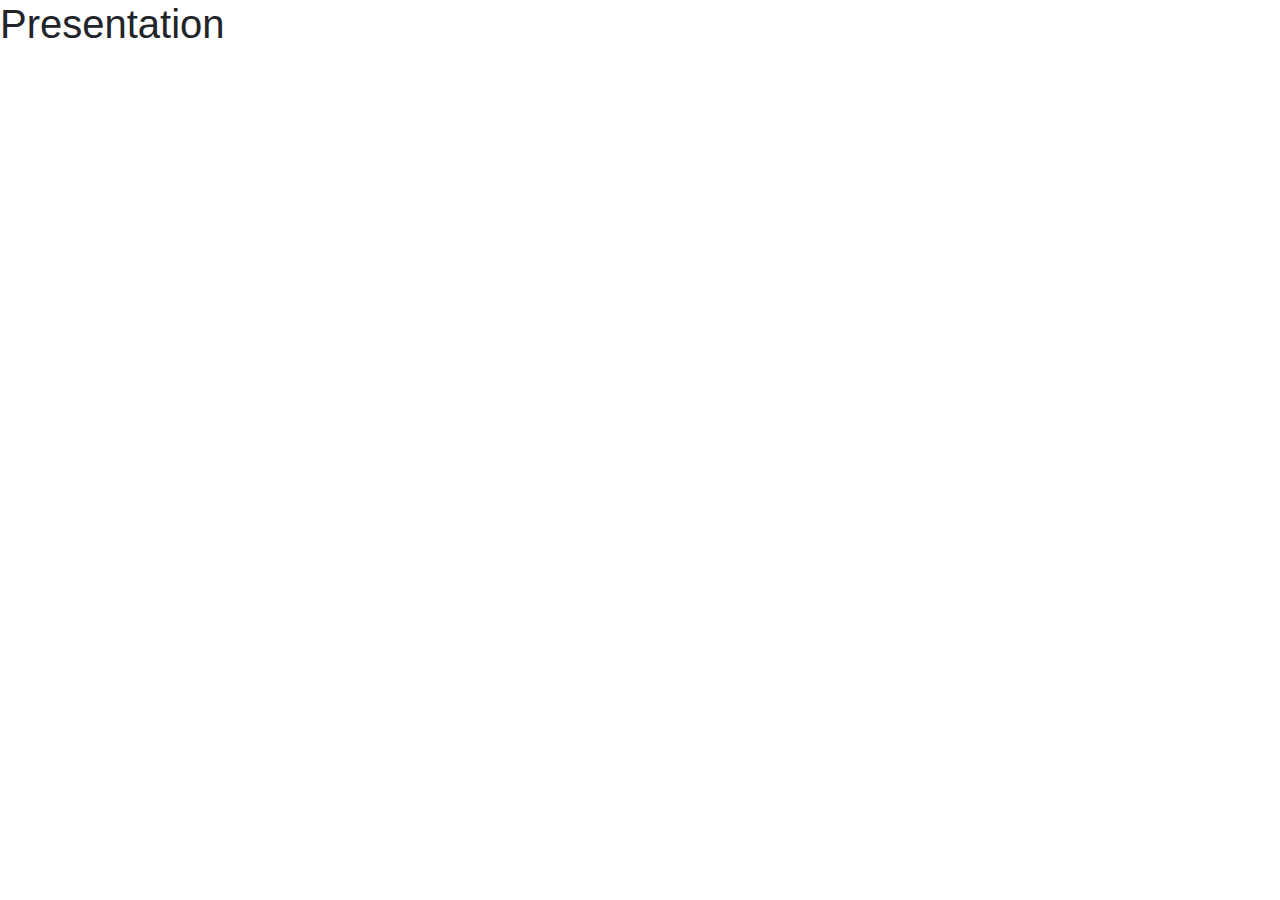
<file: bootstrapPractice/index.html>
<!DOCTYPEhtml>
<html>
    <head>
        <!-- Latest compiled and minified CSS -->
<link rel="stylesheet" href="https://maxcdn.bootstrapcdn.com/bootstrap/4.2.1/css/bootstrap.min.css">

<!-- jQuery library -->
<script src="https://ajax.googleapis.com/ajax/libs/jquery/3.3.1/jquery.min.js"></script>

<!-- Popper JS -->
<script src="https://cdnjs.cloudflare.com/ajax/libs/popper.js/1.14.6/umd/popper.min.js"></script>

<!-- Latest compiled JavaScript -->
<script src="https://maxcdn.bootstrapcdn.com/bootstrap/4.2.1/js/bootstrap.min.js"></script>
        <tittle <a herf="#" data-toggle="tooltip" tittle="Presentation"><Hover over me</a>
          
        </tittle>
    </head>
    <body>
        <h1>
            Presentation 
        </h1>
        <p>
            
        </p>
    </body>
</html>
</file>
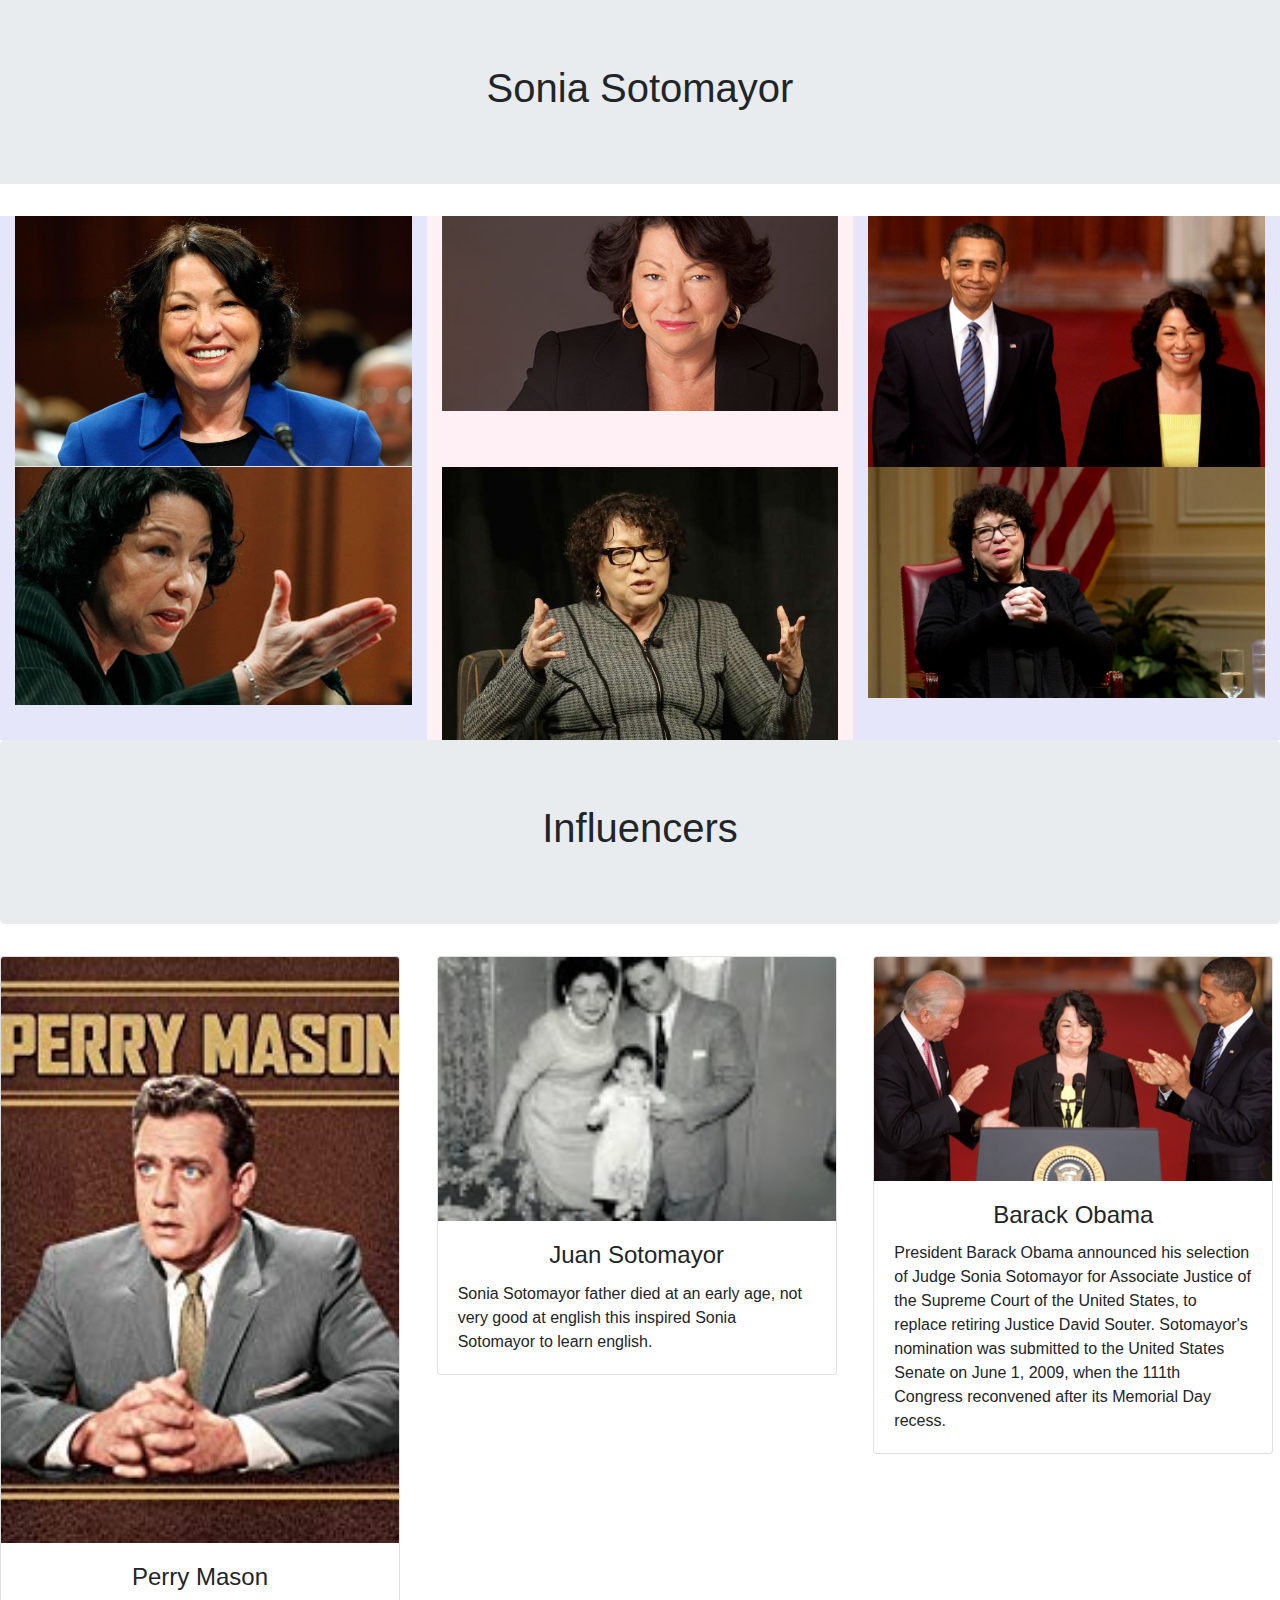
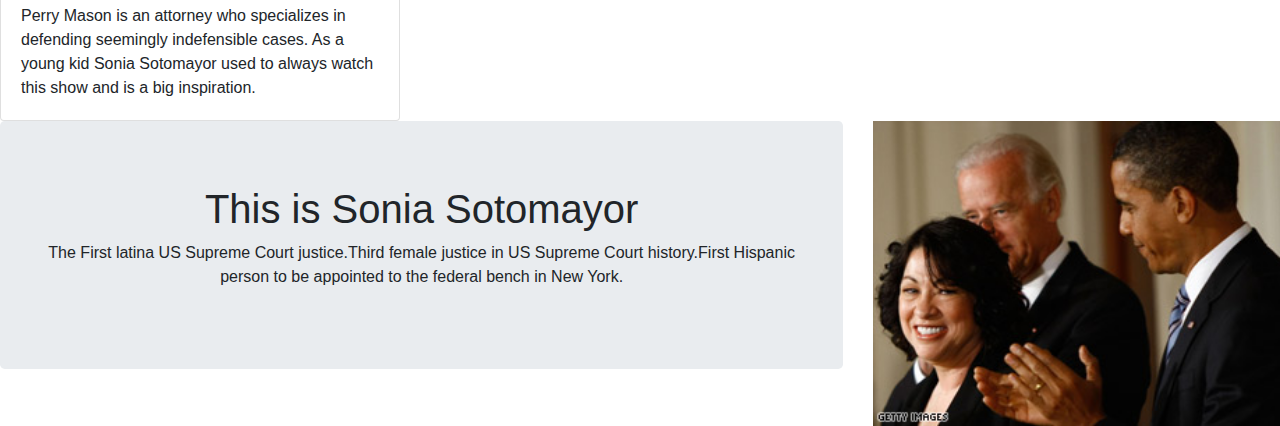
<file: tributeCite/index.html>
<!DOCTYPEhtml)
<html>
    <head>
        <!-- Latest compiled and minified CSS -->
<link rel="stylesheet" href="https://maxcdn.bootstrapcdn.com/bootstrap/4.2.1/css/bootstrap.min.css">

<!-- jQuery library -->
<script src="https://ajax.googleapis.com/ajax/libs/jquery/3.3.1/jquery.min.js"></script>

<!-- Popper JS -->
<script src="https://cdnjs.cloudflare.com/ajax/libs/popper.js/1.14.6/umd/popper.min.js"></script>

<!-- Latest compiled JavaScript -->
<script src="https://maxcdn.bootstrapcdn.com/bootstrap/4.2.1/js/bootstrap.min.js"></script>
        <tittle>
            
        </tittle>
       </head>
       <body>
<div class="jumbotron jumbotron-fluid">
  <div class="container">
    <center><h1>Sonia Sotomayor</h1></center>      
    </div>
</div>        
<div class="container-fluid">
  <div class="row">
    <div class="col-lg-4" style="background-color:lavender;">
        <img src="images/SotomayorHearing_rtr_img.jpg" alt="Sotomayor Hearing" width="100%">
    </div>
    <div class="col-lg-4" style="background-color:lavenderblush;">
        <img src="images/Sotomayor-Elena-Seibert_horz.jpg" alt="Sonia Sotomayor"width="100%">
    </div>
    <div class="col-lg-4" style="background-color:lavender;">
        <img src="images/Barack_Obama_and_Sonia_Sotomayor.jpg" alt="Obama and Sotomayor"width="100%">
    </div>
    </div>
  </div>
</div>
<div class="container-fluid">
  <div class="row">
    <div class="col-lg-4" style="background-color:lavender;">
        <img src="images/SoniaSonia.jpg" alt="SotomayorSonia" width="100%">
    </div>
    <div class="col-lg-4" style="background-color:lavenderblush;">
        <img src="images/Speaking_Sonia.jpg" alt="SpeakingSonia"width="100%">
    </div>
    <div class="col-lg-4" style="background-color:lavender;">
        <img src="images/Justice_Sotomayor.jpg" alt="Obama and Sotomayor"width="100%">
    </div>
    </div>
  </div>
</div>
<div class="jumbotron">
  <center><h1>Influencers</h1></center>
</div>
<div class="row">
  <div class="col-4">
      <div class="card" style="width:400px"style="background-color:lavenderblush;">
  <img class="card-img-top" src="images/Perry_Manson.jpg" alt="Perry Mason">
  <div class="card-body">
    <center><h4 class="card-title">Perry Mason</h4></center>
    <p class="card-text"> Perry Mason is an attorney who specializes in defending seemingly indefensible cases. As a young kid Sonia Sotomayor used to always watch this show and is a big inspiration. </p>
  </div>
</div>
  </div>
  <div class="col-4">
      <div class="card" style="width:400px" style="background-color:lavender;">
  <img class="card-img-top" src="images/Sonia_Sotomayor_Father.jpg" alt="Sonia Sotomayor Father">
  <div class="card-body">
    <center><h4 class="card-title">Juan Sotomayor</h4></center>
    <p class="card-text">Sonia Sotomayor father died at an early age, not very good at english this inspired Sonia Sotomayor to learn english.</p>
  </div>
</div>
  </div>
  <div class="col-4">
     <div class="card" style="width:400px"style="background-color:lavenderblush;">
  <img class="card-img-top" src="images/Obama_Vice.jpg" alt="Barack Obama And Vice With Sonia Sotomayor">
  <div class="card-body">
    <center><h4 class="card-title">Barack Obama</h4></center>
    <p class="card-text">  President Barack Obama announced his selection of Judge Sonia Sotomayor for Associate Justice of the Supreme Court of the United States, to replace retiring Justice David Souter. Sotomayor's nomination was submitted to the United States Senate on June 1, 2009, when the 111th Congress reconvened after its Memorial Day recess.</p>
  </div>
</div> 
  </div>
</div>
<div class="container-fluid, row">
  <div class="col-md-8">
    <div class="jumbotron">
  <center><h1>This is Sonia Sotomayor</h1></center> 
  <center><p>The First latina US Supreme Court justice.Third female justice in US Supreme Court history.First Hispanic person to be appointed to the federal bench in New York.</p></center> 
    </div>
    </div>
 <div class="col-md-4"> 
  <img src="images/first.jpg" alt="Sonia Sotomayor first latina women" width="100%">
  </div>
</div>
    </body>
</html>
</file>
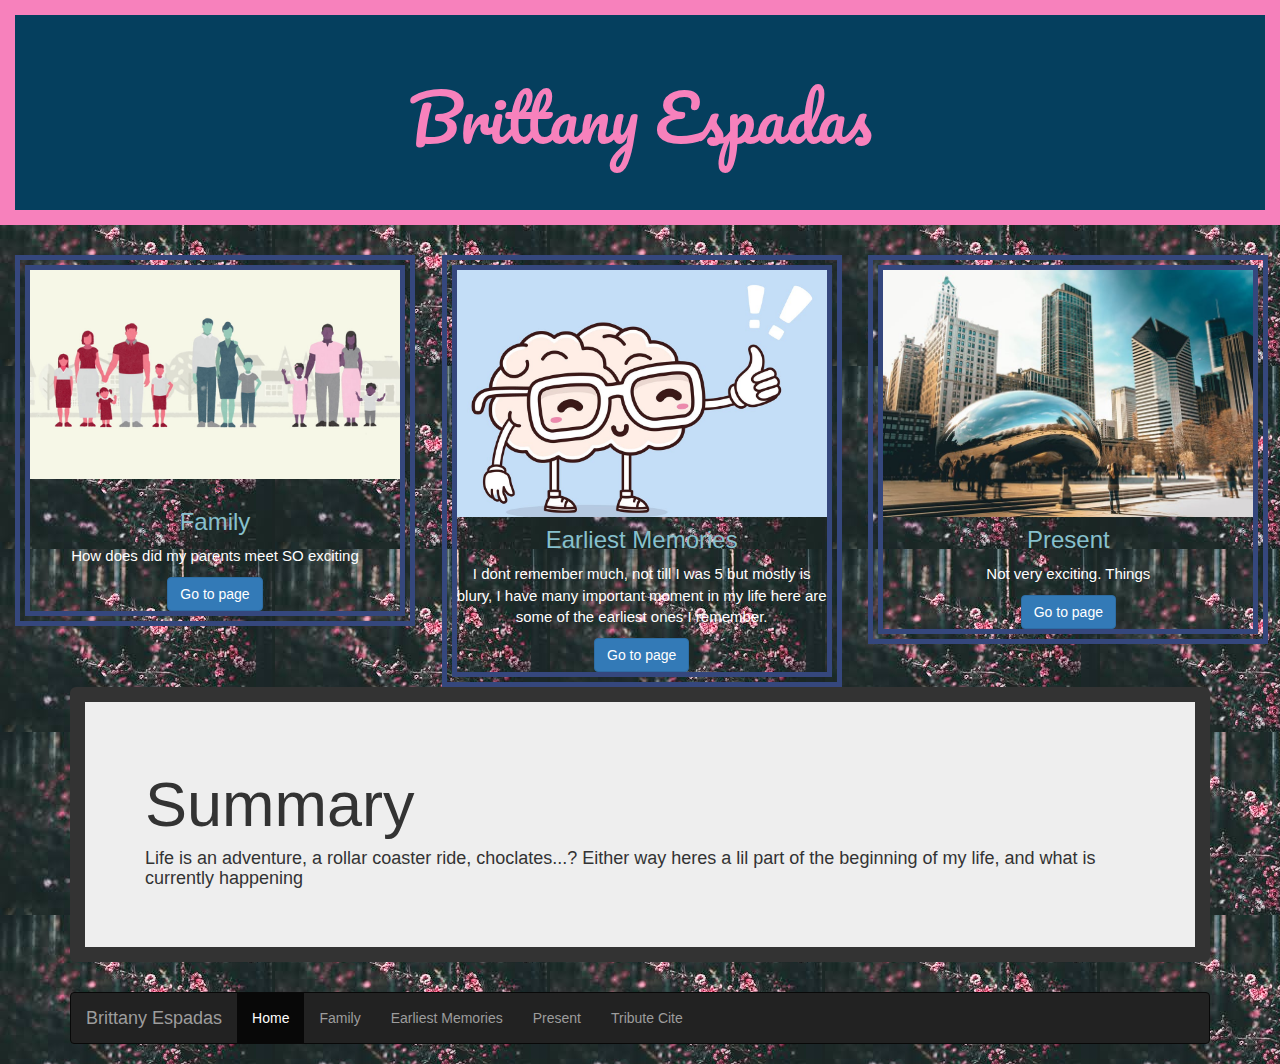
<file: webFinal/index.html>
<!DOCTYPEhtml>
<html>
    <head>
      <link rel="stylesheet" type="text/css" href="style.css">
         <meta charset="utf-8">
  <meta name="viewport" content="width=device-width, initial-scale=1">
  <link rel="stylesheet" href="https://maxcdn.bootstrapcdn.com/bootstrap/3.4.0/css/bootstrap.min.css">
  <script src="https://ajax.googleapis.com/ajax/libs/jquery/3.3.1/jquery.min.js"></script>
  <script src="https://maxcdn.bootstrapcdn.com/bootstrap/3.4.0/js/bootstrap.min.js"></script>
  <link href="https://fonts.googleapis.com/css?family=Pacifico" rel="stylesheet">
 <style>
</style>     
        </tittle>
    </head>
    <body background="images/flower.jpeg">
        <!-- Jumbotron -->
        <div class="jumbotron" style="background-color:#053f5e; color:#f781bc">
        <center><h1 class= "pacifico">
        Brittany Espadas
        </h1></center>
        </div>
          <p>
           
          </p>
          <!-- cards -->
          <div class="container-fluid">
          <div class="row">
          <div class="col-lg-4">
            <div class="card" style="width:400px" class="double">
               <center><img class="card-img-top" src="images/FamilyImage.jpg" alt="Image of example" width="100%">
                <div class="card-body">ss
                <h4 class="card-title"><font size="5" color= "#87c0cd">Family</h4></font>
                <p>How does did my parents meet SO exciting</p>
                 <a href="familypage2.html" class="btn btn-primary">Go to page</a></center>
                </div>
            </div>
            <div class="container-fluid">
            <div class="row">
          <div class="col-lg-4">
        <div class="card" style="width:400px">
         <center><img class="card-img-top" src="images/Bran.jpeg" alt="Brain" width="100%">
          <div class="card-body">
    <h4 class="card-title"><font size="5" color="#87c0cd">Earliest Memories</h4></font>
    <p> I dont remember much, not till I was 5 but mostly is blury, I have many important moment in my life here are some of the earliest ones I remember.
    </p>
   <a href="page3.html" class="btn btn-primary">Go to page</a></center>
  </div>
        </div>
        <div class="col-lg-4">
 <div class="card" style="width:400px">
         <center><img class="card-img-top" src="images/Chicago.jpg" alt="Chicago" width="100%">
          <div class="card-body">
    <h4 class="card-title"><font size="5" color="#87c0cd">Present</h4></font>
    <p> Not very exciting. Things  </p>
   <a href="page4.html" class="btn btn-primary">Go to page</a></center>
          </div>
</div>
         </div>
         </div>
         </div>
         <div class="container">
             <!-- Jumbotron -->
  <div class="jumbotron">
    <h1>Summary</h1>      
    <h4> Life is an adventure, a rollar coaster ride, choclates...? Either way heres a lil part of the beginning of my life, and what is currently happening</h4>
  </div>
 <nav class="navbar navbar-inverse">
    <div class="navbar-header">
      <a class="navbar-brand" href="#">Brittany Espadas</a>
    </div>
    <ul class="nav navbar-nav">
      <li class="active"><a href="index.html">Home</a></li>
      <li><a href="familypage2.html">Family</a></li>
      <li><a href="page2.html">Earliest Memories</a></li>
      <li><a href="page4.html">Present</a></li>
      <li><a href="tributeCite/index.html">Tribute Cite</a></li>
    </ul>
</nav>
    </body>

</html>
</file>
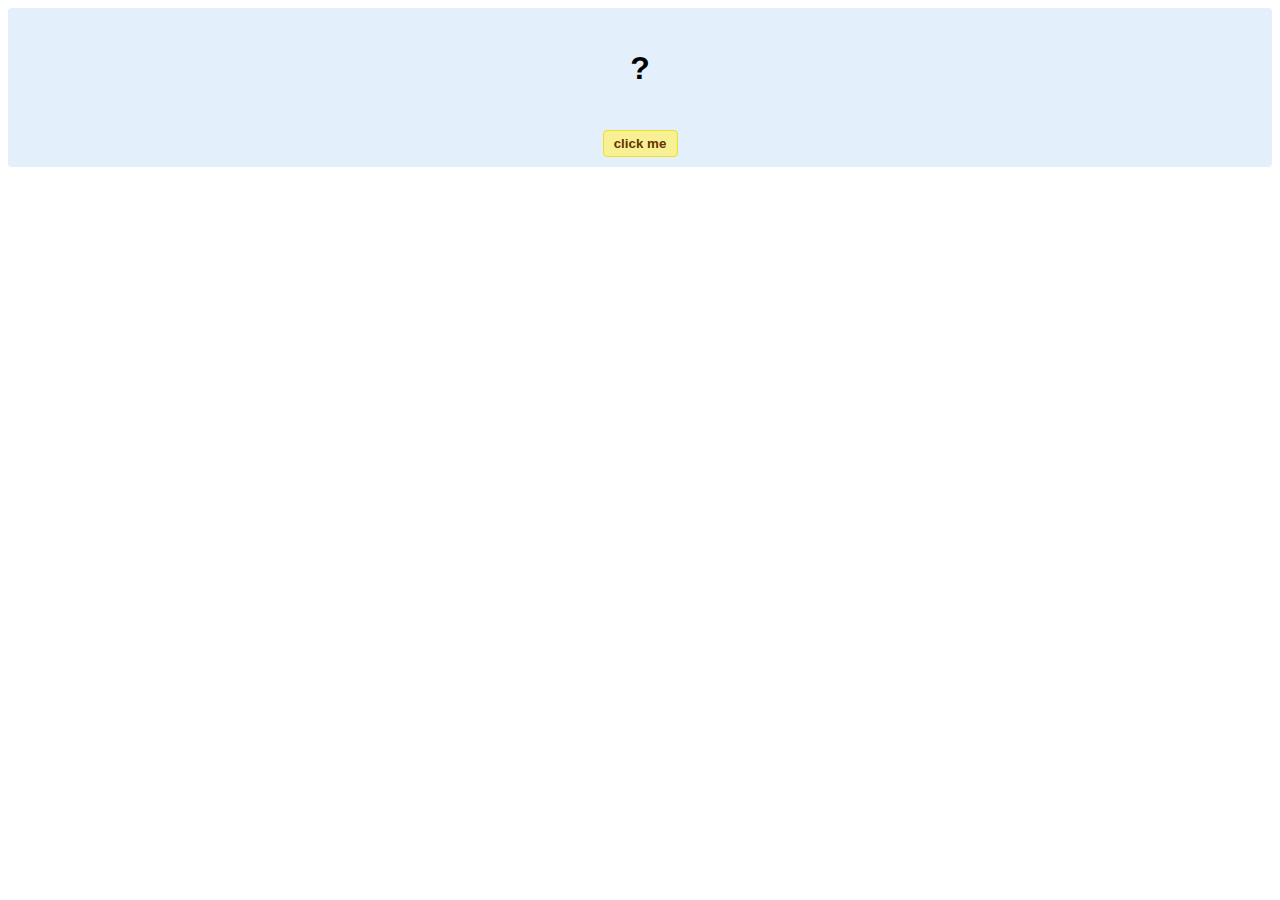
<file: hello-world.html>
<!DOCTYPE html>
<!-- HTML5 Hello world by kirupa - http://www.kirupa.com/html5/getting_your_feet_wet_html5_pg1.htm -->
<html lang="en-us">

<head>
<meta charset="utf-8">
<title>Hello...</title>
<style type="text/css">
#mainContent {
	font-family: Arial, Helvetica, sans-serif;
	font-size: xx-large;
	font-weight: bold;
	background-color: #E3F0FB;
	border-radius: 4px;
	padding: 10px;
	text-align: center;
}
.buttonStyle {
	border-radius: 4px;
	border: thin solid #F0E020;
	padding: 5px;
	background-color: #F8F094;
	font-family: "Segoe UI", Tahoma, Geneva, Verdana, sans-serif;
	font-weight: bold;
	color: #663300;
	width: 75px;
}

.buttonStyle:hover {
	border: thin solid #FFCC00;
	background-color: #FCF9D6;
	color: #996633;
	cursor: pointer;
}
.buttonStyle:active {
	border: thin solid #99CC00;
	background-color: #F5FFD2;
	color: #669900;
	cursor: pointer;
}

</style>
</head>

<body>
<div id="mainContent">
<p id="helloText">?</p>
<button id="clickButton" class="buttonStyle">click me</button>
</div>
<script> 
var myButton = document.getElementById("clickButton");
var myText = document.getElementById("helloText");

myButton.addEventListener('click', doSomething, false)

function doSomething() {
	myText.textContent = "hello, world!";
}
</script>

</body>
</html>
</file>
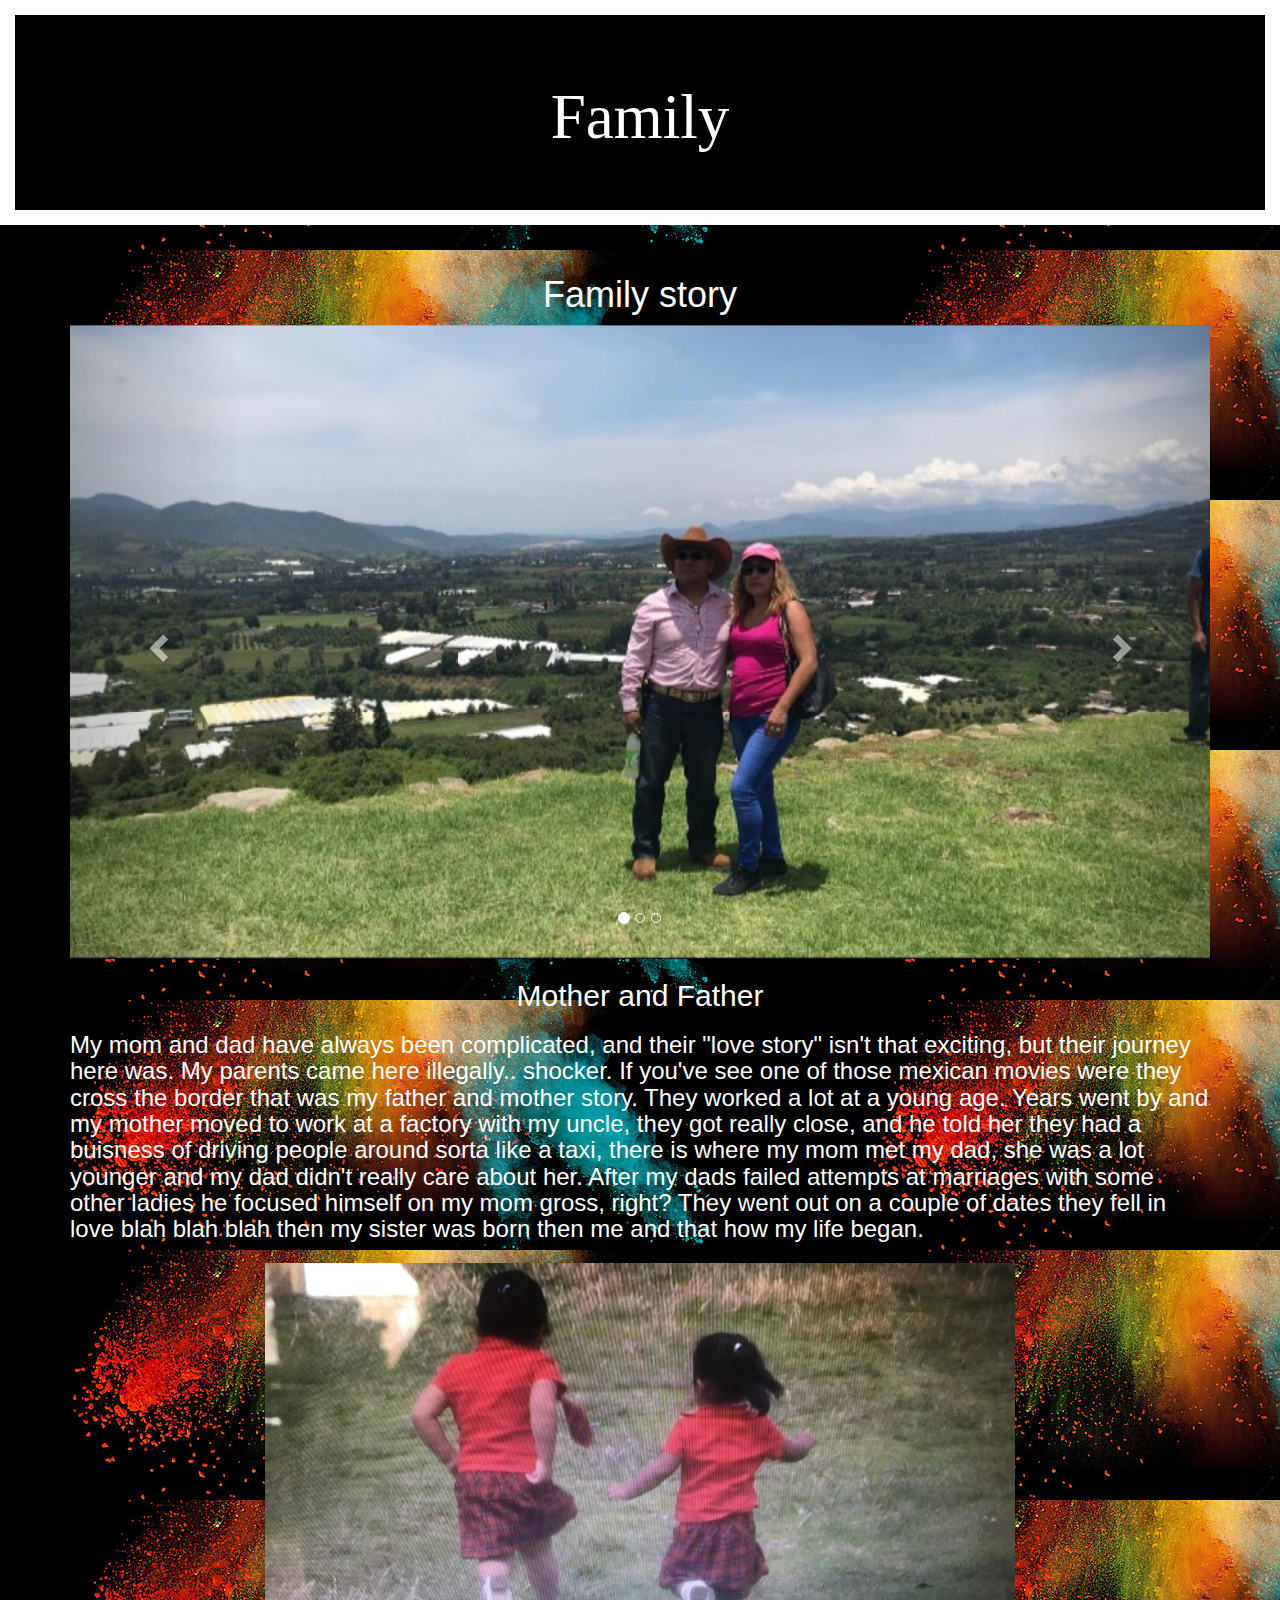
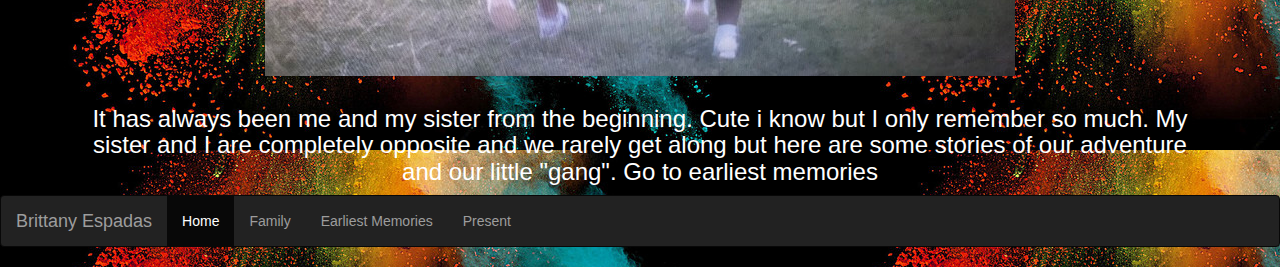
<file: webFinal/familypage2.html>
<!DOCTYPEhtml>
<html>

    <head>
<link rel="stylesheet" type="text/css" href="style.css">
<meta charset="utf-8">
  <meta name="viewport" content="width=device-width, initial-scale=1">
  <link rel="stylesheet" href="https://maxcdn.bootstrapcdn.com/bootstrap/3.4.0/css/bootstrap.min.css">
  <script src="https://ajax.googleapis.com/ajax/libs/jquery/3.3.1/jquery.min.js"></script>
  <script src="https://maxcdn.bootstrapcdn.com/bootstrap/3.4.0/js/bootstrap.min.js"></script>
    </head>  
         
    <body background="images/Colors.jpg">
      <!-- Jumbotron -->
 <div class="jumbotron" style="background-color:#000; color:white">
        <center><h1 class= "pacifico">
        Family
        </h1></center>
        </div>

        <div class="container">
   <center> <h1 style="color:white">Family story</h1> </center>
  </div>
  <!-- carousel -->
    <div class="container">
  <div id="myCarousel" class="carousel slide" data-ride="carousel">
    <!-- Indicators -->
    <ol class="carousel-indicators">
      <li data-target="#myCarousel" data-slide-to="0" class="active"></li>
      <li data-target="#myCarousel" data-slide-to="1"></li>
      <li data-target="#myCarousel" data-slide-to="2"></li>
    </ol>

    <!-- Wrapper for slides -->
    <div class="carousel-inner">
      <div class="item active">
        <img src="images/IMG_0727.jpg" alt="mom and dad" style="width:100%;">
      </div>

      <div class="item">
        <img src="images/IMG_0786.jpg" alt="work" style="width:100%;">
      </div>
    
      <div class="item">
        <img src="images/IMG_0785.jpg" alt="Mom and dad again" style="width:100%;">
      </div>
    </div>

    <!-- Left and right controls -->
    <a class="left carousel-control" href="#myCarousel" data-slide="prev">
      <span class="glyphicon glyphicon-chevron-left"></span>
      <span class="sr-only">Previous</span>
    </a>
    <a class="right carousel-control" href="#myCarousel" data-slide="next">
      <span class="glyphicon glyphicon-chevron-right"></span>
      <span class="sr-only">Next</span>
    </a>
  </div>
</div>
        <div class="container">
          <!-- talk about mom and dad -->
            <center> <h2 style="color:white">Mother and Father</h2></center>
            <h3 style="color:white"> My mom and dad have always been complicated, and their "love story" isn't that exciting, but their journey here was. My parents came here illegally.. shocker.
            If you've see one of those mexican movies were they cross the border that was my father and mother story. They worked a lot at a young age. Years went by and my mother moved to work 
            at a factory with my uncle, they got really close, and he told her they had a buisness of driving people around sorta like a taxi, there is where my mom met my dad, she was a lot younger
            and my dad didn't really care about her. After my dads failed attempts at marriages with some other ladies he focused himself on my mom gross, right? They went out on a couple of dates
            they fell in love blah blah blah then my sister was born then me and that how my life began.   </h3>
        </div>
           <p>
          <center> <img src="images/IMG_0725.jpg" alt="my sister and i "> </center>
        </p>
        <div class="container">
   <center> <h3 style="color:white;"> It has always been me and my sister from the beginning. Cute i know but I only remember so much. My sister and I are completely opposite and we rarely get along but here are some stories of our adventure and our little "gang". Go to earliest memories</h3> </center> 
  </div>
  <!-- navbar -->
         <nav class="navbar navbar-inverse">
    <div class="navbar-header">
      <a class="navbar-brand" href="#">Brittany Espadas</a>
    </div>
    <ul class="nav navbar-nav">
      <li class="active"><a href="index.html">Home</a></li>
      <li><a href="familypage2.html">Family</a></li>
      <li><a href="page3.html">Earliest Memories</a></li>
      <li><a href="page4.html">Present</a></li>
    </ul>
</nav>
    </body>
</html>
</file>
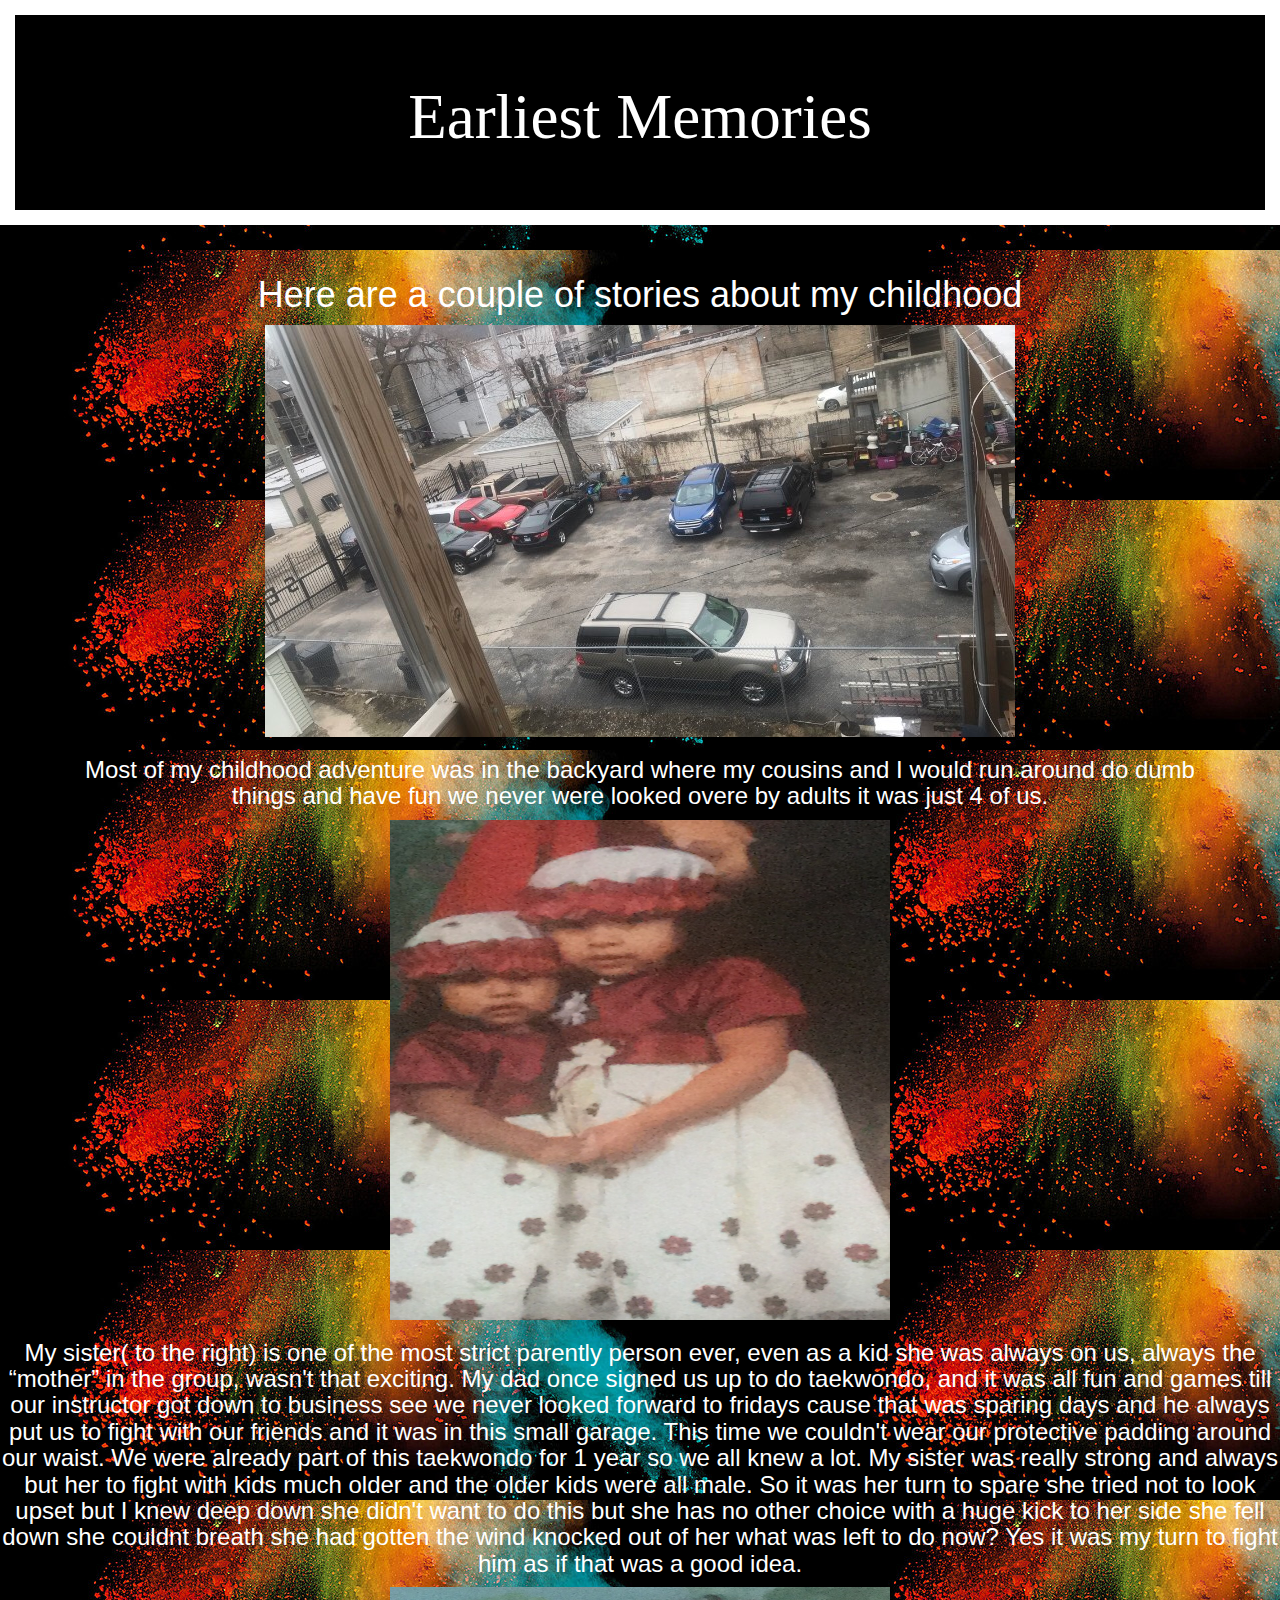
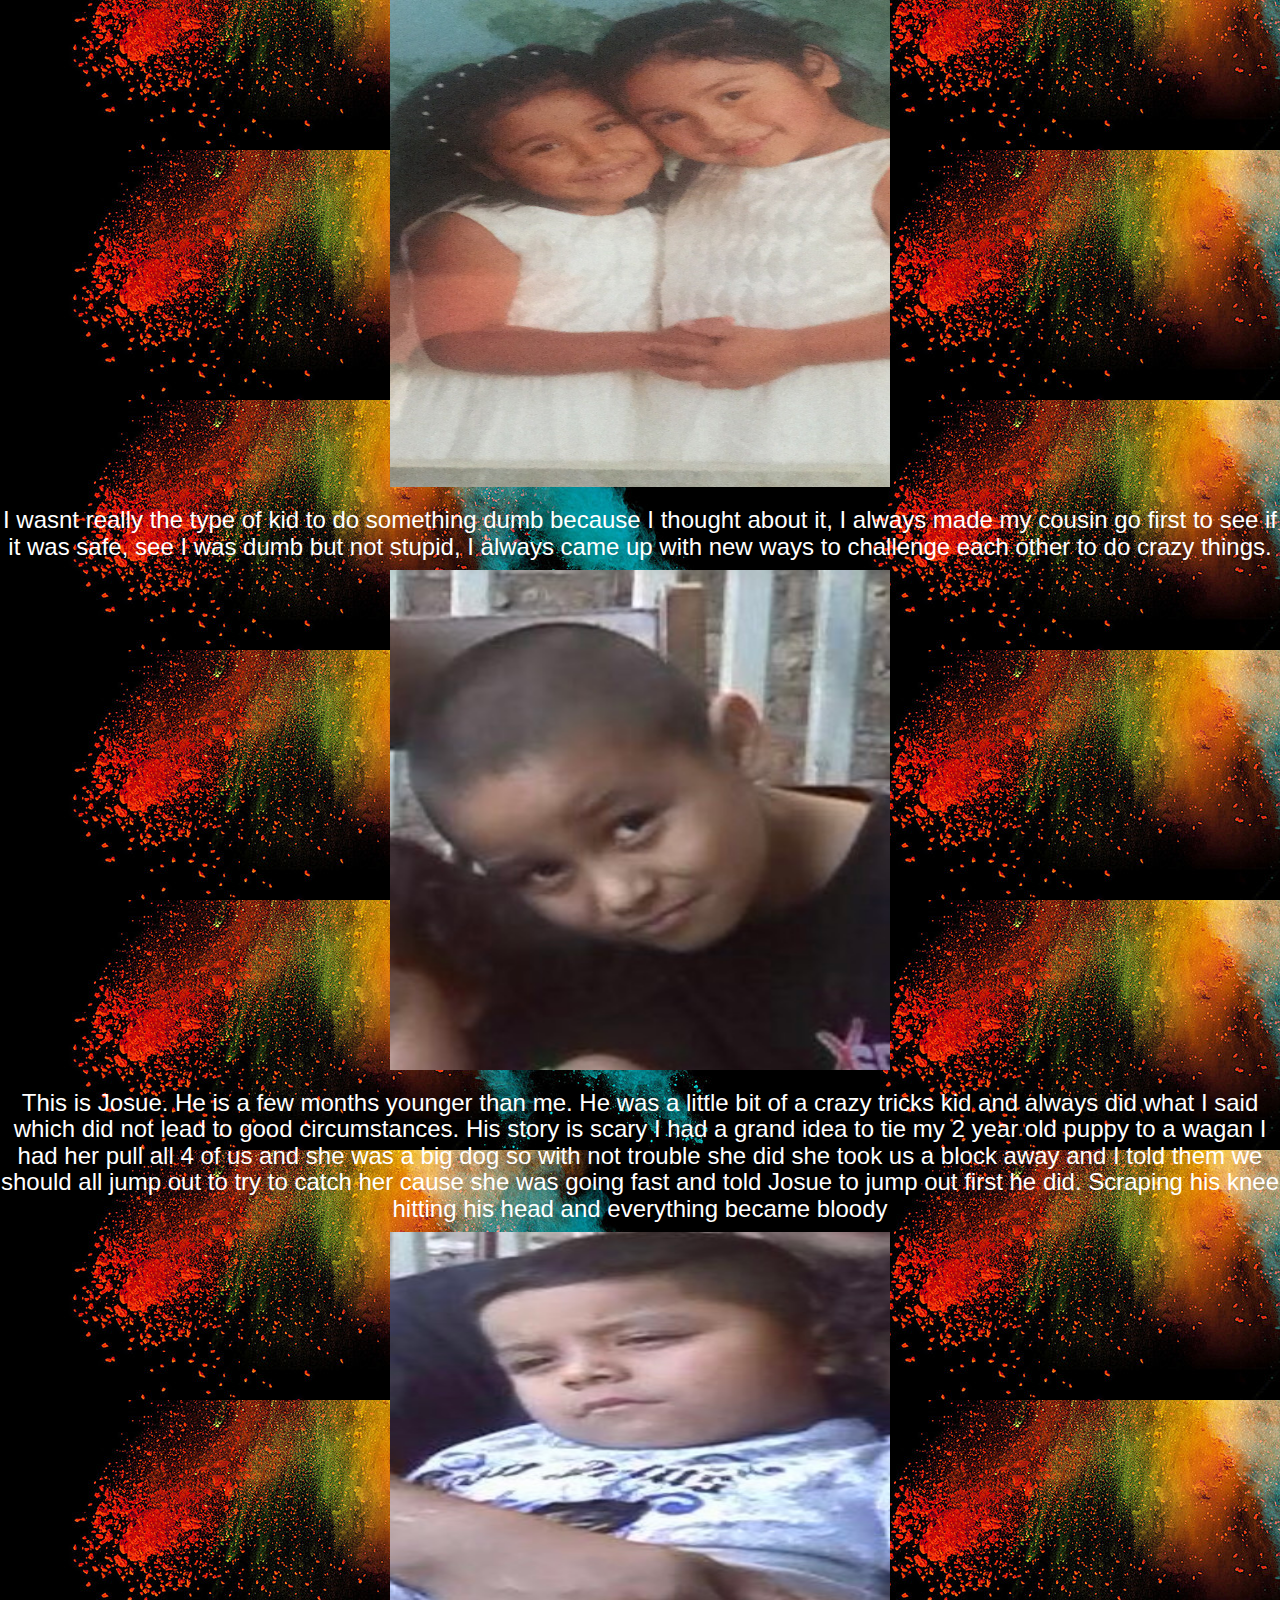
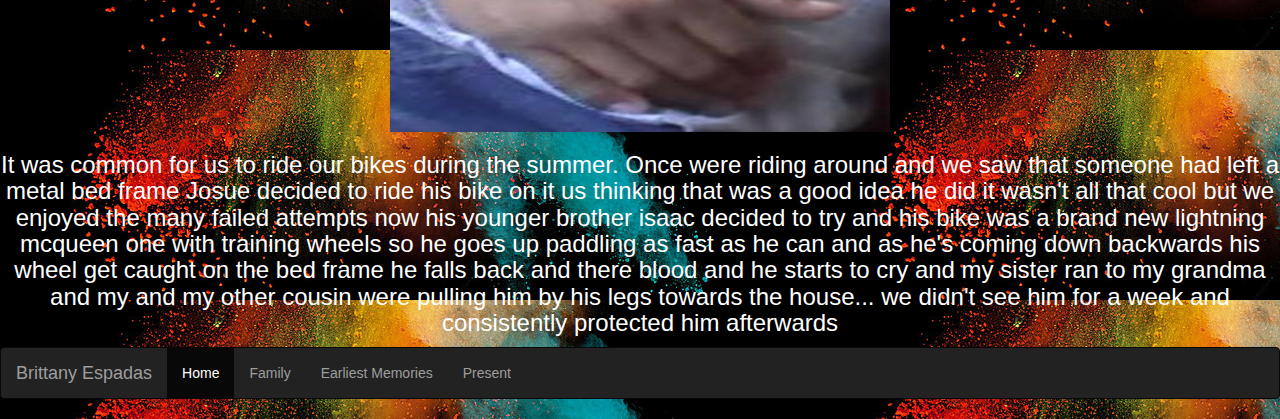
<file: webFinal/page3.html>
<!DOCTYPEhtml>
<html>

    <head>
<link rel="stylesheet" type="text/css" href="style.css">
 <meta name="viewport" content="width=device-width, initial-scale=1">
  <link rel="stylesheet" href="https://maxcdn.bootstrapcdn.com/bootstrap/3.4.0/css/bootstrap.min.css">
  <script src="https://ajax.googleapis.com/ajax/libs/jquery/3.3.1/jquery.min.js"></script>
  <script src="https://maxcdn.bootstrapcdn.com/bootstrap/3.4.0/js/bootstrap.min.js"></script>
    </head>  
         
    <body background="images/Colors.jpg">
 <div class="jumbotron" style="background-color:#000; color:white">
        <center><h1 class= "pacifico">
        Earliest Memories
        </h1></center>
        </div>
        <p>
            
        </p>
        <div class="container">
   <center> <h1 style="color:white">Here are a couple of stories about my childhood</h1> </center>
   <center> <p> </p> </center> 
  </div>
  <center> <img src="images/IMG_0777.jpg" alt="another photo"> </center>
        <div class="container">
            <center> <h2 style="color:white"> </h2></center>
            <center><h3 style="color:white;"> Most of my childhood adventure was in the backyard where my cousins and I would run around do dumb things and have fun
            we never were looked overe by adults it was just 4 of us.</h3></center>
        </div>
        <center> <img src="images/IMG_0779.jpg" alt="photo of baby kimberly" height="500" width="500"></center>
        <center> <h3 style="color:white;"> My sister( to the right) is one of the most strict parently person ever, even as a kid she was always on us, always the “mother” in the group, wasn't that exciting. My dad once signed us up to do taekwondo, and it was all fun and games till our instructor got down to business
        see we never looked forward to fridays cause that was sparing days and he always put us to fight with our friends and it was in this small garage. This time we couldn't wear our protective padding around our waist. We were already part 
        of this taekwondo for 1 year so we all knew a lot. My sister was really strong and always but her to fight with kids much older and the older kids were all male. So it was her turn to spare she tried not to look upset but I knew deep down she didn't want to do this but she has no other choice with a huge 
        kick to her side she fell down she couldnt breath she had gotten the wind knocked out of her what was left to do now? Yes it was my turn to fight him as if that was a good idea.

 </h3></center>
 <!-- story -->
                <center> <img src="images/IMG_0778.jpg" alt="photo of brittany" height="500" width="500"></center>
        <center> <h3 style="color:white;"> I wasnt really the type of kid to do something dumb because I thought about it, I always made my cousin go first to see if it was safe, see I was dumb but not stupid, I always came up with new ways to challenge each other to do crazy things.  </h3></center>
               <center> <img src="images/IMG_0781.jpg" alt="photo of " height="500" width="500"></center>
        <center> <h3 style="color:white;"> This is Josue. He is a few months younger than me. He was a little bit of a crazy tricks kid and always did what I said
        which did not lead to good circumstances. His story is scary I had a grand idea to tie my 2 year old puppy to a wagan I had her pull all 4 of us and she was a big dog so with not trouble she did
        she took us a block away and I told them we should all jump out to try to catch her cause she was going fast and told Josue to jump out first he did. Scraping his knee hitting his head and everything became bloody</h3></center>
        <center> <img src="images/IMG_0780.jpg" alt="photo of issac " height="500" width="500"></center>
        <center> <h3 style="color:white;"> It was common for us to ride our bikes during the summer. Once were riding around and we saw that someone had left a metal bed frame Josue decided to ride his bike on it us thinking that was a good idea he did it wasn't all that cool
        but we enjoyed the many failed attempts now his younger brother isaac decided to try and his bike was a brand new lightning mcqueen one with training wheels so he goes up paddling as fast as he can and as he's coming down backwards his wheel get caught on the bed frame he falls back 
        and there blood and he starts to cry and my sister ran to my grandma and my and my other cousin were pulling him by his legs towards the house... we didn't see him for a week and consistently protected him afterwards
</h3></center>
<!-- navbar -->
                 <nav class="navbar navbar-inverse">
    <div class="navbar-header">
      <a class="navbar-brand" href="#">Brittany Espadas</a>
    </div>
    <ul class="nav navbar-nav">
      <li class="active"><a href="index.html">Home</a></li>
      <li><a href="familypage2.html">Family</a></li>
      <li><a href="page3.html">Earliest Memories</a></li>
      <li><a href="page4.html">Present</a></li>
    </ul>
</nav>
    </body>
</html>
</file>
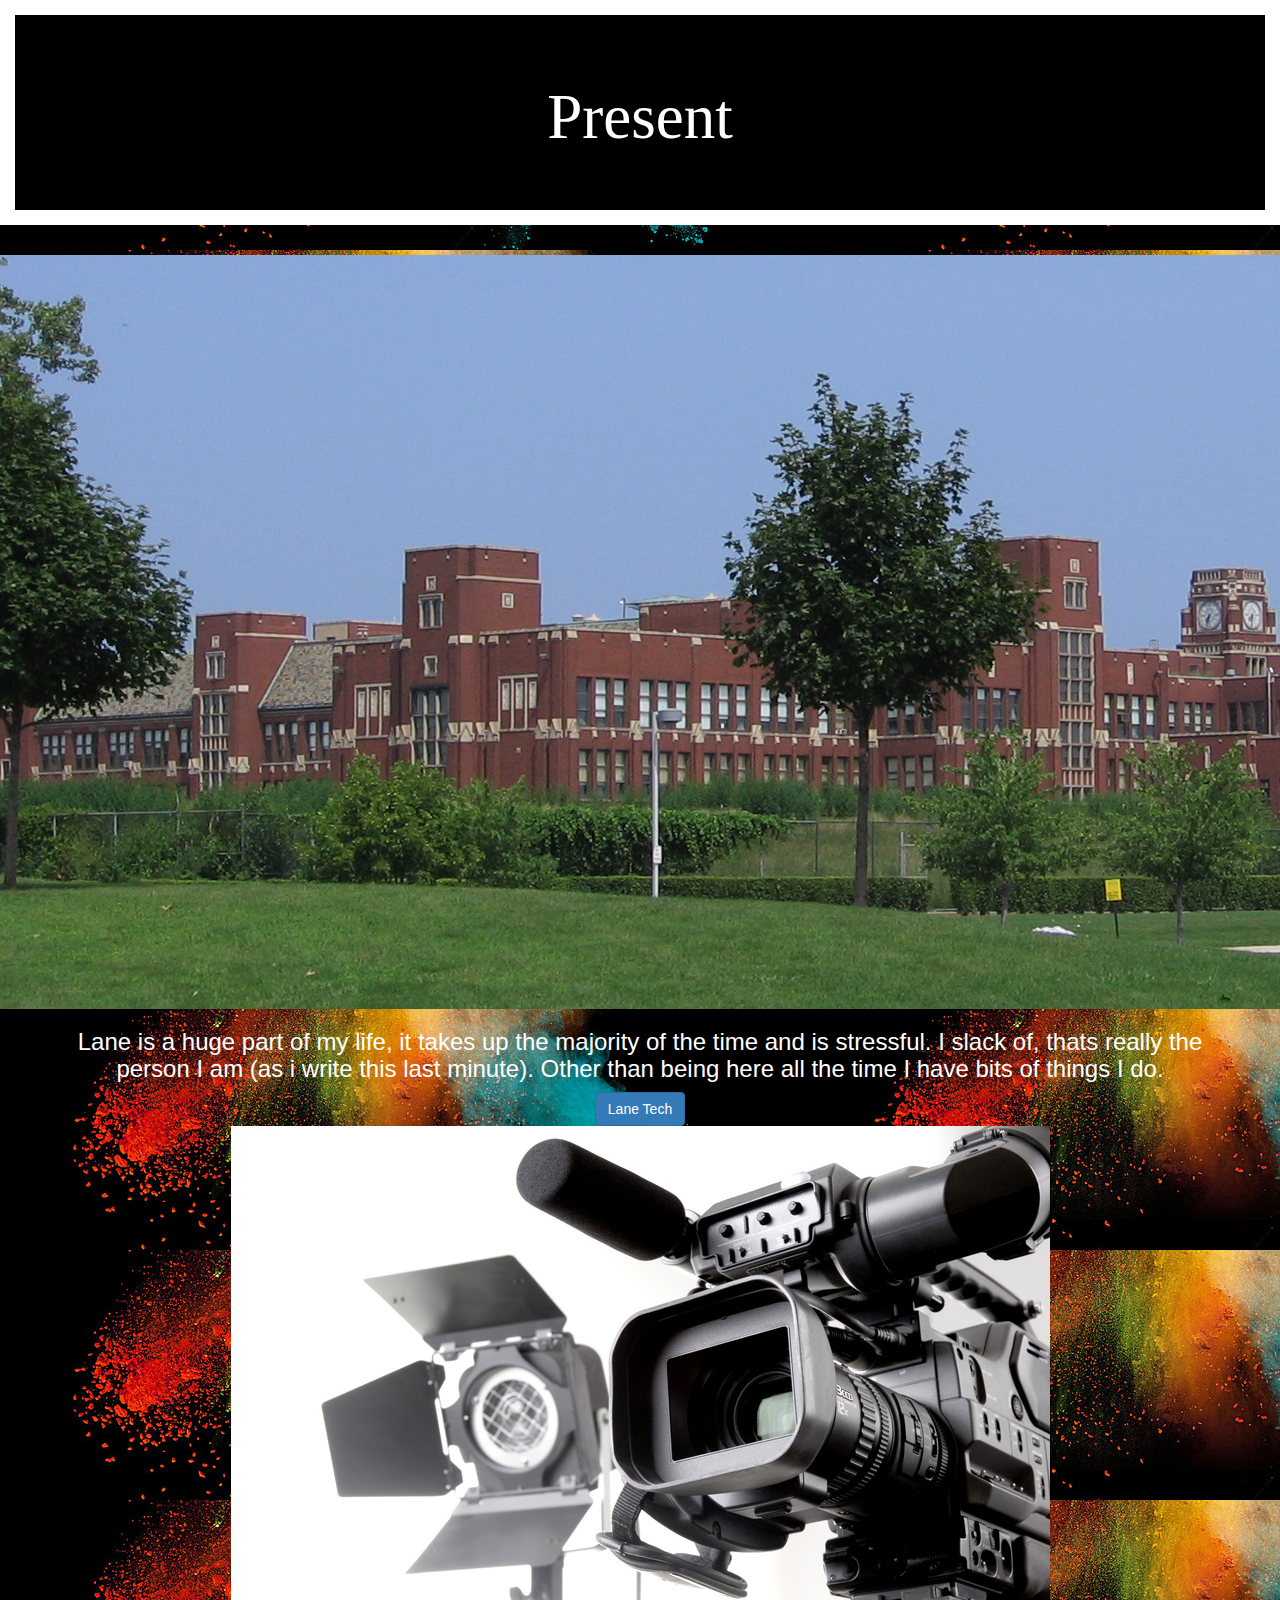
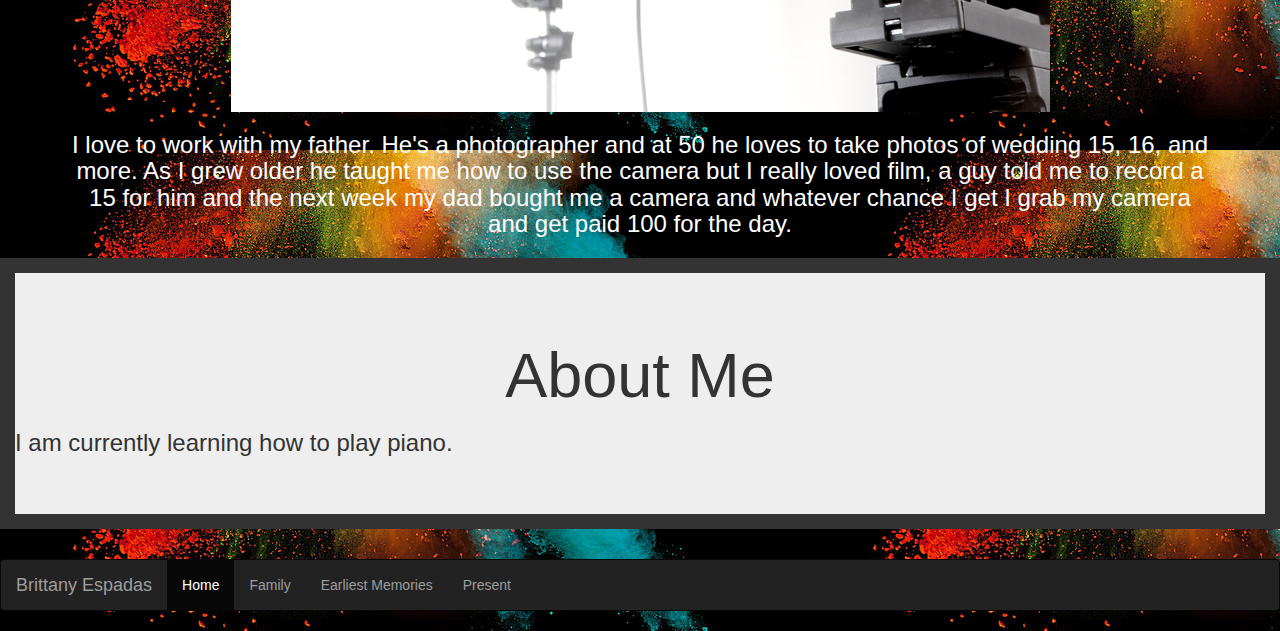
<file: webFinal/page4.html>
<!DOCTYPEhtml>
<html>

    <head>
<link rel="stylesheet" type="text/css" href="style.css">
<meta charset="utf-8">
 <meta name="viewport" content="width=device-width, initial-scale=1">
  <link rel="stylesheet" href="https://maxcdn.bootstrapcdn.com/bootstrap/3.4.0/css/bootstrap.min.css">
  <script src="https://ajax.googleapis.com/ajax/libs/jquery/3.3.1/jquery.min.js"></script>
  <script src="https://maxcdn.bootstrapcdn.com/bootstrap/3.4.0/js/bootstrap.min.js"></script>
    </head>  
         
    <body background="images/Colors.jpg">
 <div class="jumbotron" style="background-color:#000; color:white">
        <center><h1 class= "pacifico">
        Present
        </h1></center>
          </div>
  <center> <img src="images/Work.png" alt="another photo"> </center>
        <div class="container">
            <center> <h2 style="color:white"> </h2></center>
            <center><h3 style="color:white;">Lane is a huge part of my life, it takes up the majority of the time and is stressful. I slack of, thats really the person I am (as
            i write this last minute). Other than being here all the time I have bits of things I do.  </h3></center>
               <center><a href="https://www.lanetech.org/" class="btn btn-primary">Lane Tech</a></center>
        </div>
  <center> <img src="images/Videography.jpg" alt="photo of camera"> </center>
        <div class="container">
            <center> <h2 style="color:white"> </h2></center>
            <center><h3 style="color:white;"> I love to work with my father. He's a photographer and at 50 he loves to take photos of wedding 15, 16, and more. As I grew older he 
            taught me how to use the camera but I really loved film, a guy told me to record a 15 for him and the next week my dad bought me a camera and whatever chance I get I grab 
            my camera and get paid 100 for the day. </h3></center>
        </div>
        <p>
            
        </p>
          <div class="jumbotron">
   <center><h1>About Me </h1></center>   
    <h3> I am currently learning how to play piano. </h3>
  </div>
                  <nav class="navbar navbar-inverse">
    <div class="navbar-header">
      <a class="navbar-brand" href="#">Brittany Espadas</a>
    </div>
    <ul class="nav navbar-nav">
      <li class="active"><a href="index.html">Home</a></li>
      <li><a href="familypage2.html">Family</a></li>
      <li><a href="page3.html">Earliest Memories</a></li>
      <li><a href="page4.html">Present</a></li>
    </ul>
</nav>
    </body>
</html>
</file>
<file: webFinal/style.css>
.pacifico {
    font-family: 'Pacifico', cursive;
    font-size:70px;
}
p {
    color:white; 
    font-size: 15px
}
.jumbotron {
    color:blue;
    border-style:solid;
    border-width:15px;
    border-color:#61;
}

.card{
      border-style: double;
      border-width: 15px;
      border-color:#35477d;
}
p2 {
    color:black;
}
</file>
